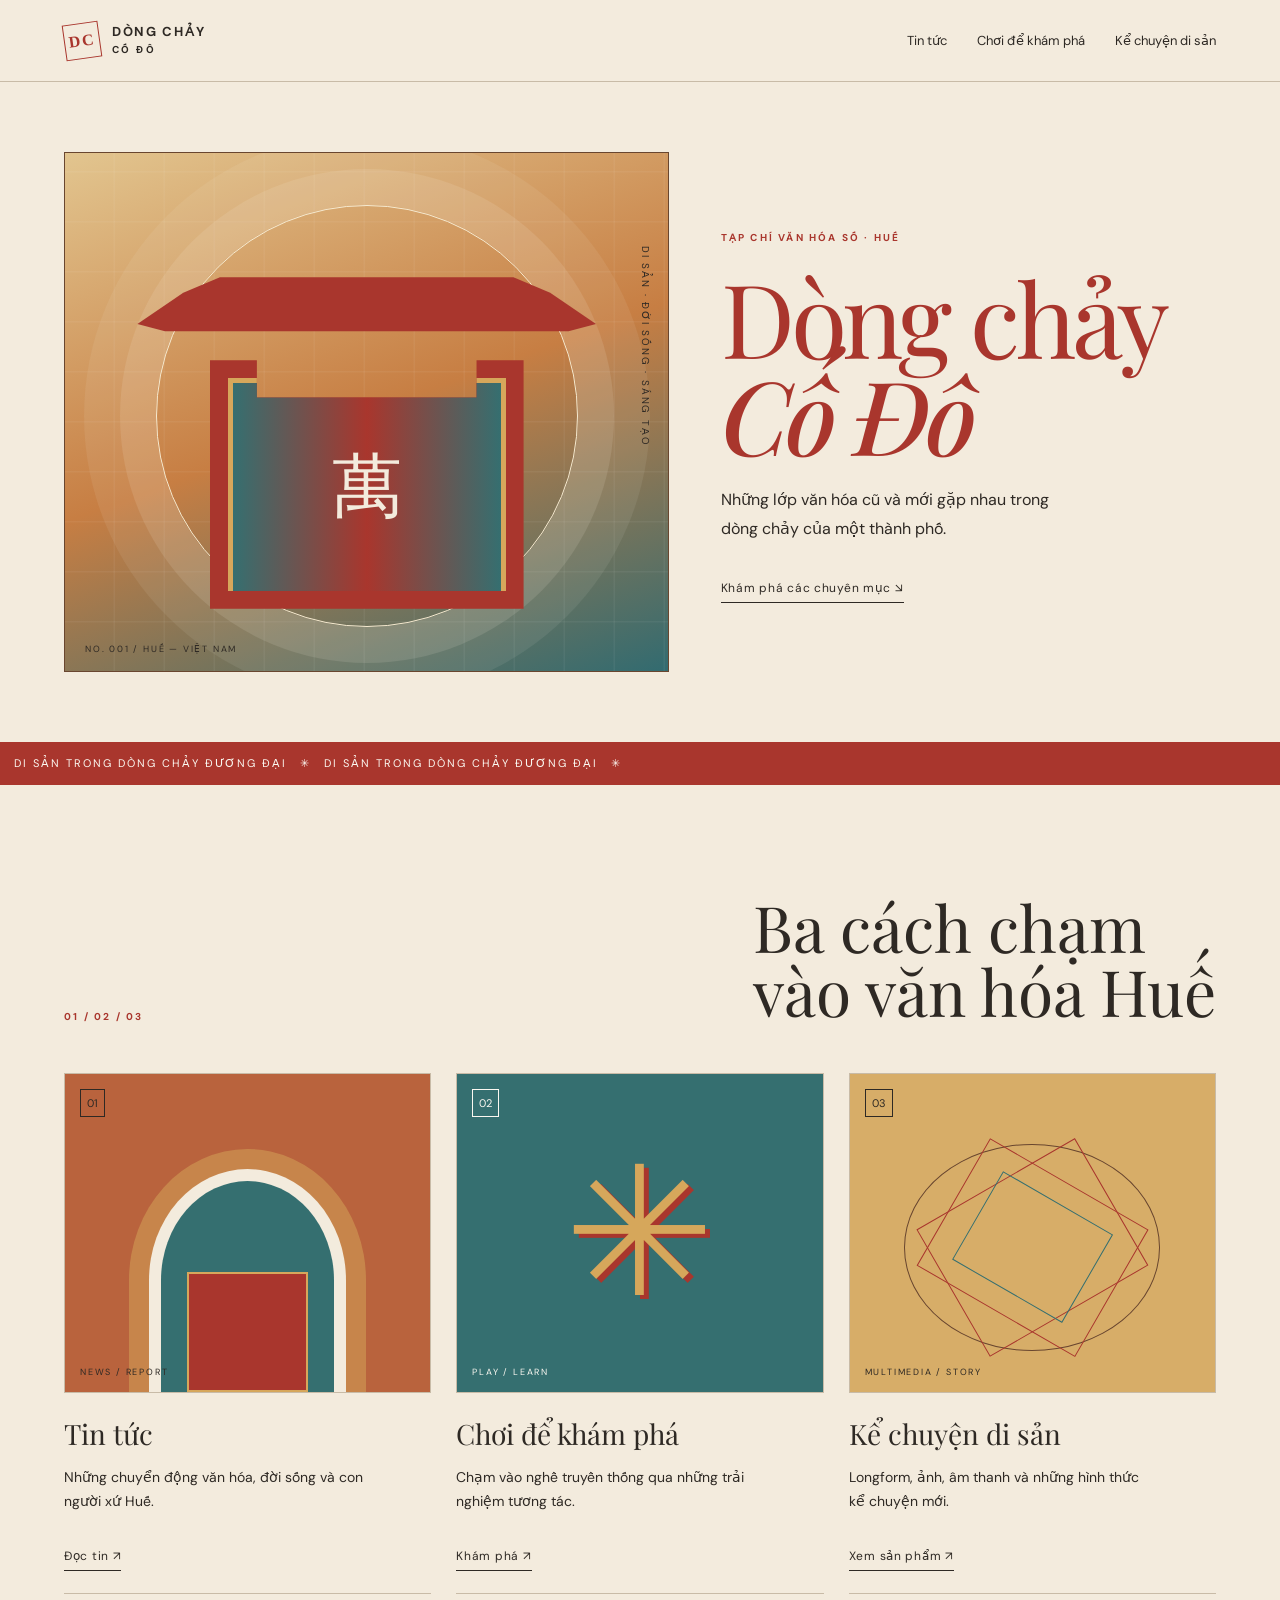
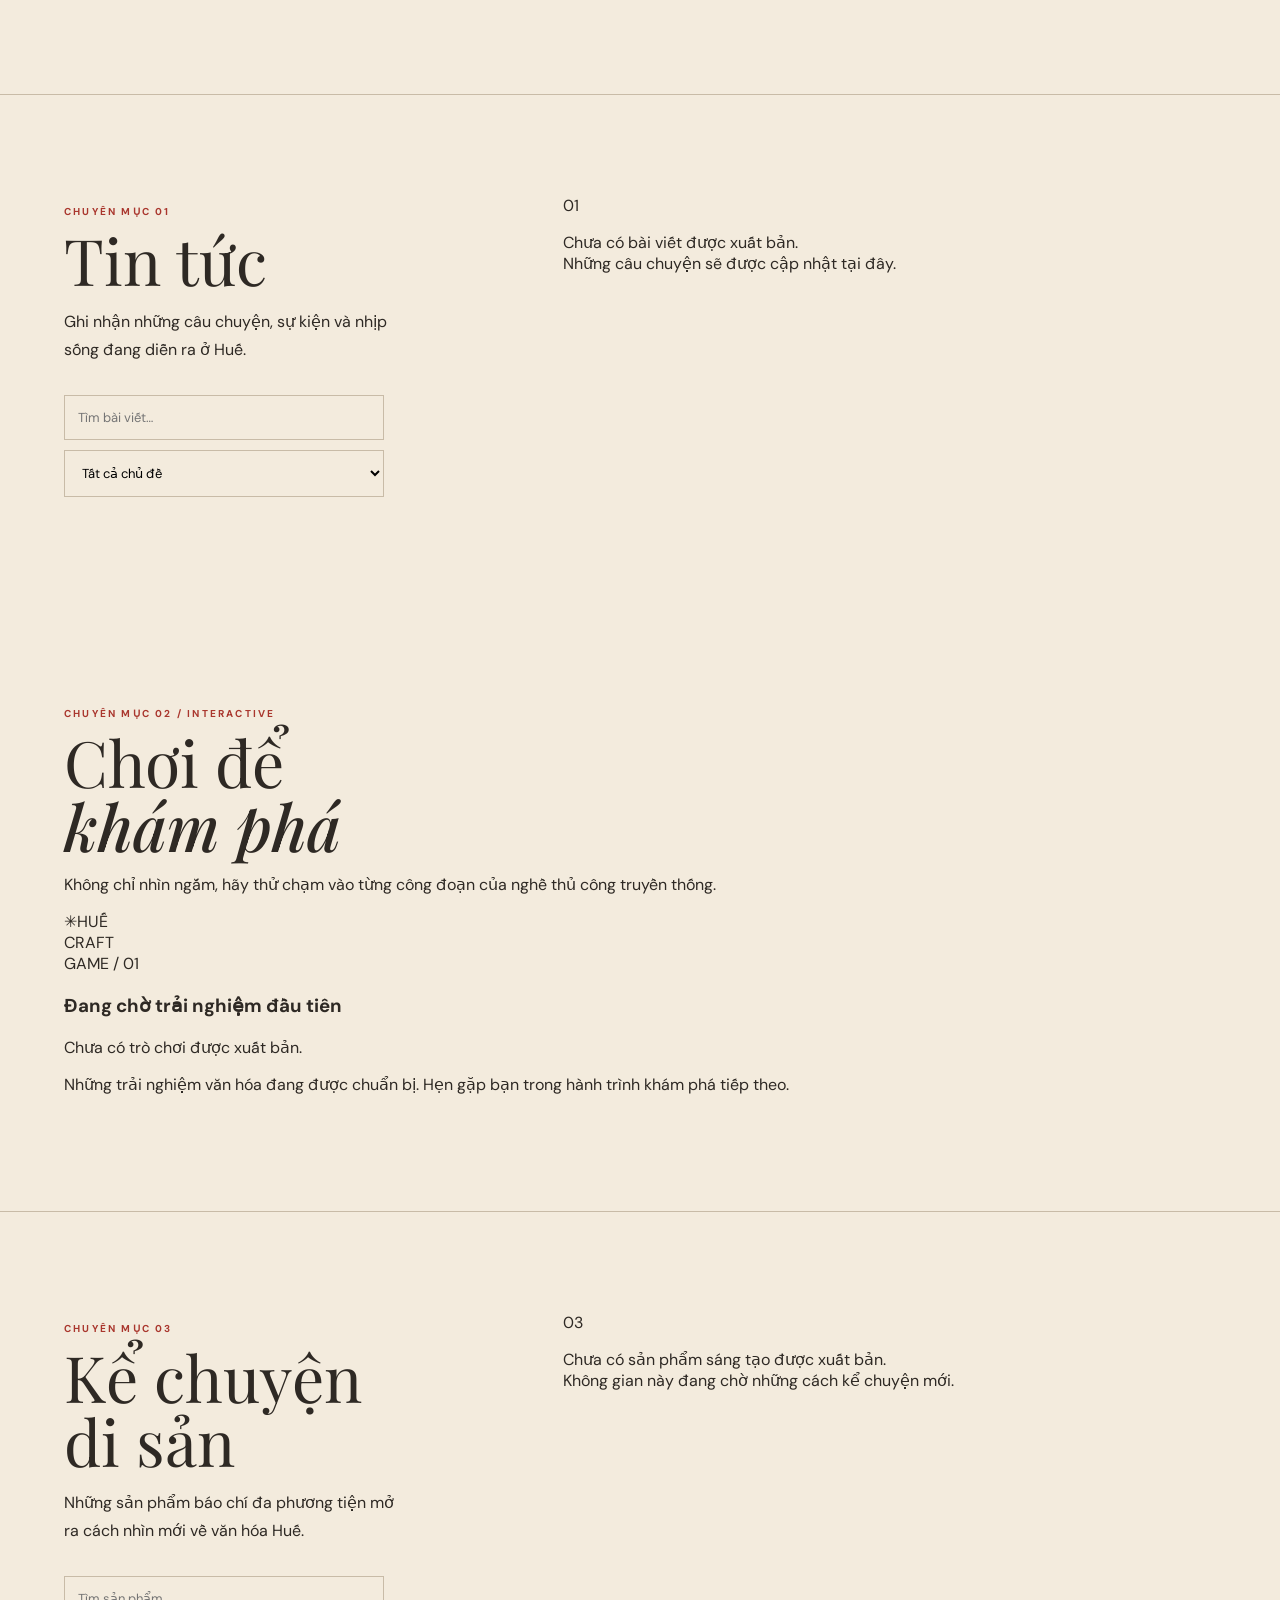
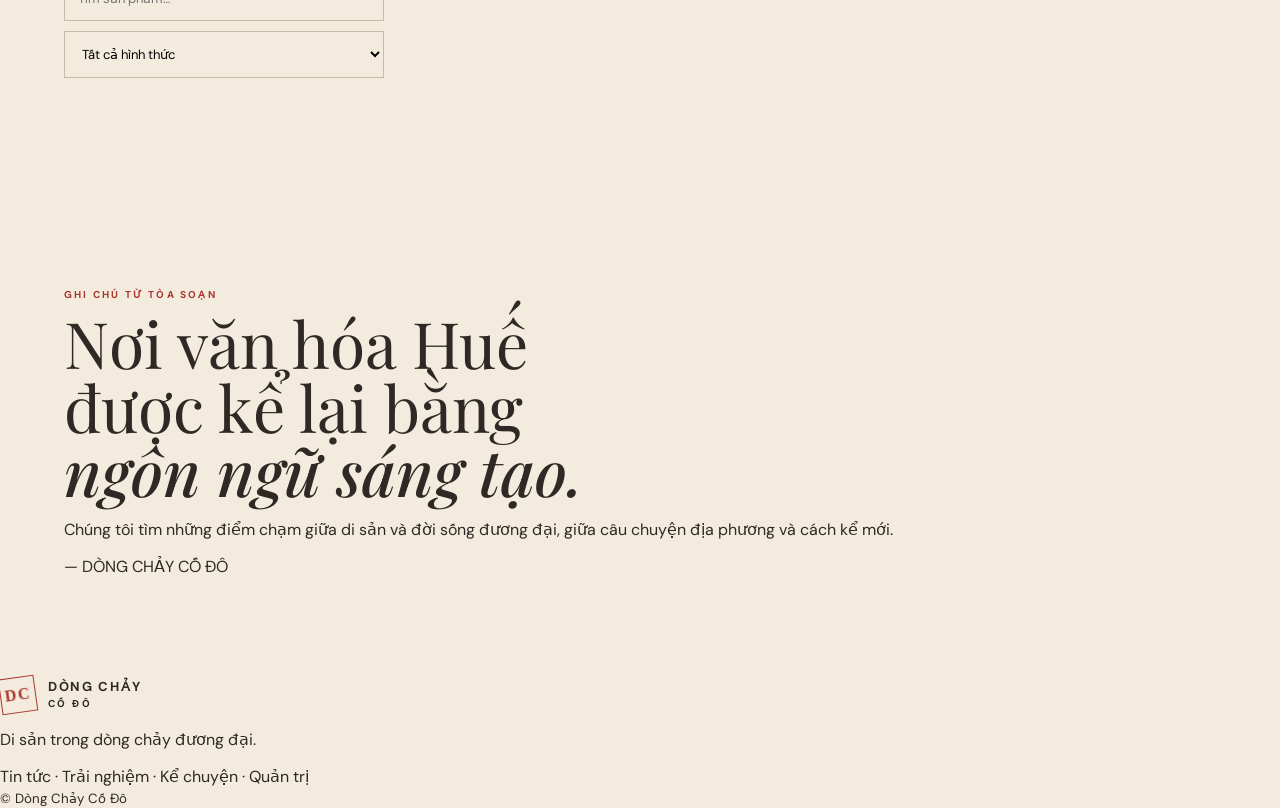
<file: index.html>
<!DOCTYPE html>
<html lang="vi"><head><meta charset="UTF-8"><meta name="viewport" content="width=device-width, initial-scale=1.0"><meta name="description" content="Dòng Chảy Cố Đô — khám phá văn hóa Huế qua báo chí sáng tạo."><title>Dòng Chảy Cố Đô</title><link rel="stylesheet" href="style.css"></head>
<body>
<header class="top"><a class="brand" href="#home"><span class="seal">DC</span><span>DÒNG CHẢY<br><small>CỐ ĐÔ</small></span></a><nav><a href="#news">Tin tức</a><a href="#games">Chơi để khám phá</a><a href="#creative">Kể chuyện di sản</a></nav><button class="menu" id="menuBtn">☰</button></header>
<main id="home">
<section class="hero"><div class="hero-art"><div class="orb"></div><div class="roof"><i></i><i></i><i></i></div><div class="gate"><div class="gate-inner"><span>萬</span></div></div><div class="hero-caption">NO. 001 / HUẾ — VIỆT NAM</div><div class="vertical">DI SẢN · ĐỜI SỐNG · SÁNG TẠO</div></div>
<div class="hero-copy"><p class="eyebrow">TẠP CHÍ VĂN HÓA SỐ · HUẾ</p><h1>Dòng chảy<br><em>Cố Đô</em></h1><p>Những lớp văn hóa cũ và mới gặp nhau trong dòng chảy của một thành phố.</p><a class="underlink" href="#sections">Khám phá các chuyên mục ↘</a></div></section>
<div class="marquee">DI SẢN TRONG DÒNG CHẢY ĐƯƠNG ĐẠI　✳　DI SẢN TRONG DÒNG CHẢY ĐƯƠNG ĐẠI　✳</div>
<section id="sections" class="section"><div class="section-head"><p class="eyebrow">01 / 02 / 03</p><h2>Ba cách chạm<br>vào văn hóa Huế</h2></div><div class="section-grid">
<a class="section-card news-card" href="#news"><div class="card-art news-art"><span class="stamp">01</span><div class="arch"></div><span class="art-label">NEWS / REPORT</span></div><h3>Tin tức</h3><p>Những chuyển động văn hóa, đời sống và con người xứ Huế.</p><span class="underlink">Đọc tin ↗</span></a>
<a class="section-card game-card" href="#games"><div class="card-art game-art"><span class="stamp">02</span><div class="flower">✳</div><span class="art-label">PLAY / LEARN</span></div><h3>Chơi để khám phá</h3><p>Chạm vào nghề truyền thống qua những trải nghiệm tương tác.</p><span class="underlink">Khám phá ↗</span></a>
<a class="section-card creative-card" href="#creative"><div class="card-art creative-art"><span class="stamp">03</span><div class="layers"><i></i><i></i><i></i></div><span class="art-label">MULTIMEDIA / STORY</span></div><h3>Kể chuyện di sản</h3><p>Longform, ảnh, âm thanh và những hình thức kể chuyện mới.</p><span class="underlink">Xem sản phẩm ↗</span></a>
</div></section>
<section id="news" class="listing"><div class="list-intro"><p class="eyebrow">CHUYÊN MỤC 01</p><h2>Tin tức</h2><p>Ghi nhận những câu chuyện, sự kiện và nhịp sống đang diễn ra ở Huế.</p><div class="filter"><input id="newsSearch" placeholder="Tìm bài viết…" aria-label="Tìm bài viết"><select id="newsFilter"><option value="">Tất cả chủ đề</option><option>Văn hóa</option><option>Di sản</option><option>Đời sống</option><option>Du lịch</option><option>Con người Huế</option><option>Sự kiện</option></select></div></div><div id="newsList" class="article-grid"></div></section>
<section id="games" class="game-section"><div class="game-banner"><div><p class="eyebrow">CHUYÊN MỤC 02 / INTERACTIVE</p><h2>Chơi để<br><em>khám phá</em></h2><p>Không chỉ nhìn ngắm, hãy thử chạm vào từng công đoạn của nghề thủ công truyền thống.</p></div><div class="game-symbol">✳<span>HUẾ<br>CRAFT</span></div></div><div id="gameList" class="game-list"></div><p class="empty-note">Những trải nghiệm văn hóa đang được chuẩn bị. Hẹn gặp bạn trong hành trình khám phá tiếp theo.</p></section>
<section id="creative" class="listing creative-listing"><div class="list-intro"><p class="eyebrow">CHUYÊN MỤC 03</p><h2>Kể chuyện<br>di sản</h2><p>Những sản phẩm báo chí đa phương tiện mở ra cách nhìn mới về văn hóa Huế.</p><div class="filter"><input id="creativeSearch" placeholder="Tìm sản phẩm…" aria-label="Tìm sản phẩm"><select id="creativeFilter"><option value="">Tất cả hình thức</option><option>Longform</option><option>E-magazine</option><option>Infographic</option><option>Photo Story</option><option>Video Storytelling</option><option>Podcast</option><option>Bản đồ tương tác</option></select></div></div><div id="creativeList" class="article-grid"></div></section>
<section class="about"><p class="eyebrow">GHI CHÚ TỪ TÒA SOẠN</p><h2>Nơi văn hóa Huế<br>được kể lại bằng<br><em>ngôn ngữ sáng tạo.</em></h2><div class="about-lines"><p>Chúng tôi tìm những điểm chạm giữa di sản và đời sống đương đại, giữa câu chuyện địa phương và cách kể mới.</p><span>— DÒNG CHẢY CỐ ĐÔ</span></div></section>
</main><footer><div class="brand footer-brand"><span class="seal">DC</span><span>DÒNG CHẢY<br><small>CỐ ĐÔ</small></span></div><p>Di sản trong dòng chảy đương đại.</p><div><a href="#news">Tin tức</a> · <a href="#games">Trải nghiệm</a> · <a href="#creative">Kể chuyện</a> · <a href="admin.html">Quản trị</a></div><small>© Dòng Chảy Cố Đô</small></footer>
<script src="app.js"></script></body></html>
</file>
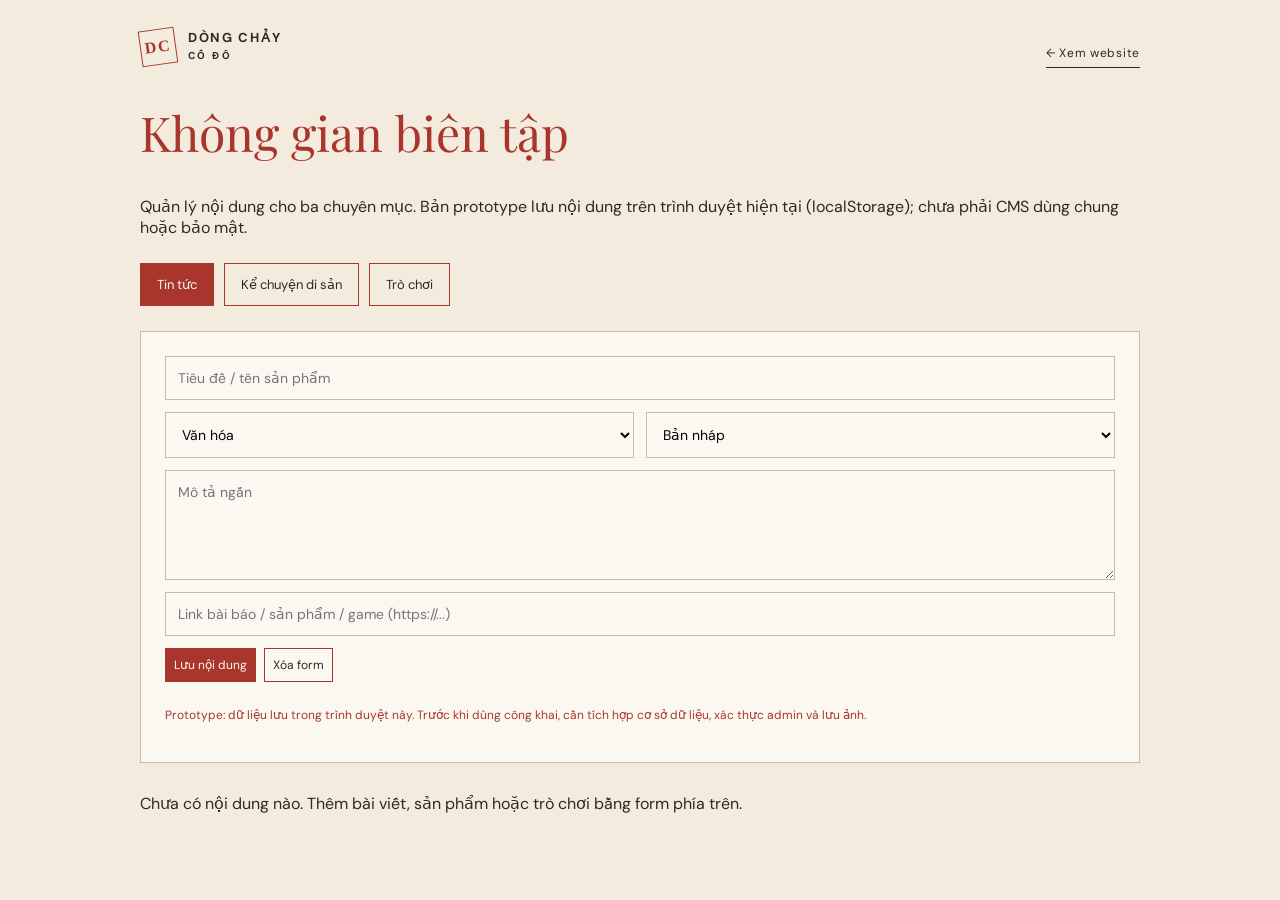
<file: admin.html>
<!DOCTYPE html><html lang="vi"><head><meta charset="UTF-8"><meta name="viewport" content="width=device-width,initial-scale=1"><title>Quản trị | Dòng Chảy Cố Đô</title><link rel="stylesheet" href="style.css"><style>body{padding:25px 4vw}.admin{max-width:1000px;margin:auto}.admin-head{display:flex;justify-content:space-between;align-items:center;gap:20px;flex-wrap:wrap}.admin h1{font:48px 'Playfair Display';color:var(--red)}.tabs{display:flex;gap:10px;flex-wrap:wrap;margin:25px 0}.tabs button,.btn{padding:12px 16px;border:1px solid var(--red);background:transparent;color:var(--ink);cursor:pointer;font:13px 'DM Sans'}.tabs button.active,.btn.primary{background:var(--red);color:var(--cream)}form{background:var(--cream);padding:24px;border:1px solid var(--line);display:grid;gap:12px}input,textarea,select{padding:12px;border:1px solid var(--line);background:transparent;font:14px 'DM Sans'}textarea{min-height:110px}.form-grid{display:grid;grid-template-columns:1fr 1fr;gap:12px}.manage-list{margin-top:30px}.rowitem{border-bottom:1px solid var(--line);padding:15px 0;display:flex;justify-content:space-between;gap:20px;align-items:center}.actions{display:flex;gap:8px;flex-wrap:wrap}.actions button{font-size:12px;padding:8px}.notice{font-size:12px;color:var(--red);line-height:1.6}.hidden{display:none}@media(max-width:650px){.form-grid{grid-template-columns:1fr}.rowitem{align-items:flex-start;flex-direction:column}}</style></head><body><div class="admin"><div class="admin-head"><a class="brand" href="index.html"><span class="seal">DC</span><span>DÒNG CHẢY<br><small>CỐ ĐÔ</small></span></a><a class="underlink" href="index.html">← Xem website</a></div><h1>Không gian biên tập</h1><p>Quản lý nội dung cho ba chuyên mục. Bản prototype lưu nội dung trên trình duyệt hiện tại (localStorage); chưa phải CMS dùng chung hoặc bảo mật.</p><div class="tabs"><button data-tab="news" class="active">Tin tức</button><button data-tab="creative">Kể chuyện di sản</button><button data-tab="games">Trò chơi</button></div><form id="editor"><input type="hidden" id="editId"><input id="title" placeholder="Tiêu đề / tên sản phẩm" required><div class="form-grid"><select id="category"></select><select id="status"><option value="draft">Bản nháp</option><option value="published">Xuất bản</option></select></div><textarea id="description" placeholder="Mô tả ngắn"></textarea><input id="url" type="url" placeholder="Link bài báo / sản phẩm / game (https://...)"><div class="actions"><button class="btn primary" type="submit">Lưu nội dung</button><button class="btn" type="button" id="cancel">Xóa form</button></div><p class="notice">Prototype: dữ liệu lưu trong trình duyệt này. Trước khi dùng công khai, cần tích hợp cơ sở dữ liệu, xác thực admin và lưu ảnh.</p></form><div class="manage-list" id="items"></div></div><script>
const K={news:'dcd_news',creative:'dcd_creative',games:'dcd_games'};let tab='news';const cats={news:['Văn hóa','Di sản','Đời sống','Du lịch','Con người Huế','Sự kiện'],creative:['Longform','E-magazine','Infographic','Photo Story','Video Storytelling','Podcast','Bản đồ tương tác'],games:['Nón lá','Hoa giấy Thanh Tiên','Tranh làng Sình','Nghề làm hương','Kiến trúc cung đình']};function get(){return JSON.parse(localStorage.getItem(K[tab])||'[]')}function put(a){localStorage.setItem(K[tab],JSON.stringify(a))}function safe(s){return String(s||'').replace(/[&<>"']/g,c=>({'&':'&amp;','<':'&lt;','>':'&gt;','"':'&quot;',"'":'&#39;'}[c]))}function setup(){document.querySelectorAll('.tabs button').forEach(b=>{b.classList.toggle('active',b.dataset.tab===tab);b.onclick=()=>{tab=b.dataset.tab;reset();setup()}});category.innerHTML=cats[tab].map(c=>`<option>${c}</option>`).join('');render()}function render(){let a=get();items.innerHTML=a.length?a.map(x=>`<div class="rowitem"><div><strong>${safe(x.title)}</strong><p>${safe(x.category||x.type)} · ${x.status==='published'?'Đã xuất bản':'Bản nháp'}</p></div><div class="actions"><button class="btn" onclick="editItem('${x.id}')">Sửa</button><button class="btn" onclick="delItem('${x.id}')">Xóa</button></div></div>`).join(''):'<p>Chưa có nội dung nào. Thêm bài viết, sản phẩm hoặc trò chơi bằng form phía trên.</p>'}function reset(){editor.reset();editId.value=''}function editItem(id){let x=get().find(a=>a.id===id);if(!x)return;editId.value=x.id;title.value=x.title;category.value=x.category;status.value=x.status;description.value=x.description||'';url.value=x.url||'';window.scrollTo({top:0,behavior:'smooth'})}function delItem(id){if(confirm('Xóa nội dung này?')){put(get().filter(x=>x.id!==id));render()}}editor.onsubmit=e=>{e.preventDefault();let a=get(),id=editId.value;let obj={id:id||crypto.randomUUID(),title:title.value,category:category.value,status:status.value,description:description.value,url:url.value};if(id)a=a.map(x=>x.id===id?obj:x);else a.unshift(obj);put(a);reset();render()};cancel.onclick=reset;setup();</script></body></html>
</file>
<file: style.css>
@import url('https://fonts.googleapis.com/css2?family=DM+Sans:wght@400;500;700&family=Playfair+Display:ital,wght@0,500;0,600;1,500;1,600&display=swap');
:root{--paper:#F3EBDD;--cream:#FBF8F1;--red:#A9362D;--gold:#D6A75B;--teal:#356F70;--wood:#69462F;--ink:#2e2924;--line:#c8bba7}*{box-sizing:border-box}html{scroll-behavior:smooth}body{margin:0;background:var(--paper);color:var(--ink);font-family:'DM Sans',sans-serif}a{color:inherit;text-decoration:none}.top{height:82px;display:flex;align-items:center;justify-content:space-between;padding:0 5vw;border-bottom:1px solid var(--line);position:sticky;top:0;background:rgba(243,235,221,.94);backdrop-filter:blur(12px);z-index:10}.brand{display:flex;align-items:center;gap:12px;font-weight:700;letter-spacing:.13em;font-size:13px;line-height:1.25}.brand small{font-size:10px;letter-spacing:.24em}.seal{border:1px solid var(--red);color:var(--red);width:36px;height:36px;display:grid;place-items:center;font-family:serif;font-size:16px;transform:rotate(-8deg)}nav{display:flex;gap:30px;font-size:13px}nav a:hover,.underlink:hover{color:var(--red)}.menu{display:none;background:none;border:0;font-size:22px}.hero{min-height:660px;display:grid;grid-template-columns:1.1fr .9fr;padding:5vw;gap:4vw;align-items:center}.hero-art{min-height:520px;background:#d8b675;position:relative;overflow:hidden;border:1px solid var(--wood);background-image:linear-gradient(160deg,#e2c58f,#c77e43 50%,#326b70);isolation:isolate}.hero-art:before{content:"";position:absolute;inset:0;background:repeating-linear-gradient(90deg,transparent 0 48px,rgba(255,255,255,.1) 49px 50px),repeating-linear-gradient(0deg,transparent 0 48px,rgba(255,255,255,.1) 49px 50px);opacity:.5}.orb{position:absolute;width:70%;aspect-ratio:1;border:1px solid #f6ead0;border-radius:50%;left:15%;top:10%;box-shadow:0 0 0 36px rgba(243,235,221,.12),0 0 0 72px rgba(243,235,221,.08)}.roof{position:absolute;top:24%;left:12%;width:76%;height:20%;background:var(--red);clip-path:polygon(0 45%,10% 15%,18% 0,82% 0,90% 15%,100% 45%,94% 52%,6% 52%);filter:drop-shadow(0 8px 0 #7b2e24)}.roof i{position:absolute;top:55%;width:20%;height:45%;background:#d6a75b;border-radius:0 0 50% 50%;left:10%;}.roof i:nth-child(2){left:40%}.roof i:nth-child(3){left:70%}.gate{position:absolute;bottom:12%;left:24%;width:52%;height:48%;background:#a9362d;clip-path:polygon(0 0,15% 0,15% 15%,85% 15%,85% 0,100% 0,100% 100%,0 100%);padding:18px}.gate-inner{height:100%;border:5px solid var(--gold);border-bottom:0;display:grid;place-items:center;background:linear-gradient(90deg,#356f70,#a9362d,#356f70);color:var(--paper);font-size:70px;font-family:serif}.hero-caption{position:absolute;bottom:16px;left:20px;font-size:9px;letter-spacing:.2em}.vertical{position:absolute;right:16px;top:18%;writing-mode:vertical-rl;letter-spacing:.18em;font-size:10px}.hero-copy{max-width:520px}.eyebrow{font-size:10px;letter-spacing:.22em;color:var(--red);font-weight:700}.hero h1{font:clamp(60px,8vw,110px)/.95 'Playfair Display',serif;margin:24px 0;color:var(--red);letter-spacing:-.04em}.hero h1 em,h2 em{font-weight:500}.hero-copy>p:not(.eyebrow){max-width:350px;line-height:1.8;font-size:16px}.underlink{display:inline-block;border-bottom:1px solid currentColor;padding-bottom:6px;font-size:12px;letter-spacing:.06em;margin-top:20px}.marquee{background:var(--red);color:var(--cream);padding:14px;letter-spacing:.18em;font-size:11px;white-space:nowrap;overflow:hidden}.section,.listing,.game-section,.about{padding:100px 5vw}.section-head{display:flex;justify-content:space-between;align-items:end;margin-bottom:40px}.section-head h2,.list-intro h2,.game-banner h2,.about h2{font:clamp(40px,5vw,68px)/1 'Playfair Display',serif;margin:10px 0}.section-grid{display:grid;grid-template-columns:repeat(3,1fr);gap:25px}.section-card{padding-bottom:22px;border-bottom:1px solid var(--line)}.card-art{height:320px;position:relative;overflow:hidden;margin-bottom:22px;border:1px solid var(--line)}.stamp{position:absolute;top:15px;left:15px;font-size:11px;border:1px solid currentColor;padding:6px}.art-label{position:absolute;bottom:14px;left:15px;font-size:9px;letter-spacing:.2em}.news-art{background:#b9633d}.arch{position:absolute;width:54%;height:70%;left:23%;bottom:0;border:12px solid #f3ebdd;border-bottom:0;border-radius:50% 50% 0 0;background:var(--teal);box-shadow:0 0 0 20px rgba(214,167,91,.5)}.arch:before{content:"";position:absolute;left:15%;right:15%;bottom:0;height:55%;background:var(--red);border:2px solid var(--gold)}.game-art{background:var(--teal);color:var(--cream)}.flower{position:absolute;inset:0;display:grid;place-items:center;font-size:180px;color:var(--gold);text-shadow:5px 4px var(--red);font-family:serif}.creative-art{background:#d7ad68}.layers{position:absolute;left:15%;right:15%;top:22%;height:65%;border:1px solid var(--wood);border-radius:50%}.layers i{position:absolute;inset:14%;border:1px solid var(--red);transform:rotate(30deg)}.layers i:nth-child(2){transform:rotate(-30deg)}.layers i:nth-child(3){inset:25%;border-color:var(--teal)}.section-card h3{font:28px 'Playfair Display',serif;margin:0 0 10px}.section-card p{font-size:14px;line-height:1.7;max-width:300px}.listing{display:grid;grid-template-columns:.8fr 1.2fr;gap:5vw;border-top:1px solid var(--line)}.list-intro{position:sticky;top:120px;align-self:start}.list-intro>p:not(.eyebrow){line-height:1.8;max-width:340px}.filter{display:flex;flex-direction:column;gap:10px;margin-top:30px;max-width:320px}.filter input,.filter select{padding:13px;background:transparent;border:1px solid var(--line);font:13px 'DM Sans';color:var(--ink}.article-grid{display:grid;grid-template-columns:1fr 1fr;gap:20px;align-content:start}.empty-state{grid-column:1/-1;border:1px dashed var(--line);padding:60px 25px;text-align:center;color:#786c5d}.empty-state .symbol{font:48px 'Playfair Display';color:var(--red)}.article-item{border-bottom:1px solid var(--line);padding-bottom:18px}.article-item .placeholder-art{height:210px;background:linear-gradient(140deg,#d7ad68,#a9362d 50%,#356f70);position:relative;overflow:hidden;margin-bottom:16px}.placeholder-art:after{content:"";position:absolute;width:70%;aspect-ratio:1;border:1px solid var(--cream);border-radius:50%;left:15%;top:10%;box-shadow:0 0 0 25px rgba(255,255,255,.1),0 0 0 55px rgba(255,255,255,.08)}.article-item h3{font:24px 'Playfair Display',serif;margin:7px 0}.article-item p{font-size:13px;line-height:1.7}.article-item .meta{font-size:10px;letter-spacing:.15em;color:var(--red)}.game-section{background:#356f70;color:var(--cream)}.game-banner{display:flex;justify-content:space-between;align-items:center;gap:30px}.game-banner .eyebrow{color:var(--gold)}.game-banner h2{font-size:clamp(50px,7vw,90px)}.game-banner p:not(.eyebrow){max-width:450px;line-height:1.8}.game-symbol{width:280px;height:280px;border:1px solid var(--gold);border-radius:50%;display:grid;place-items:center;font-size:110px;color:var(--gold);position:relative;flex-shrink:0}.game-symbol span{position:absolute;font-size:10px;letter-spacing:.2em;bottom:30px;text-align:center;color:var(--cream)}.game-list{display:grid;grid-template-columns:repeat(3,1fr);gap:18px;margin-top:55px}.empty-game{border:1px solid rgba(251,248,241,.35);padding:24px;min-height:150px}.empty-game .num{font-size:10px;color:var(--gold);letter-spacing:.2em}.empty-game h3{font:24px 'Playfair Display';margin:14px 0}.empty-note{font-size:12px;opacity:.7;margin-top:30px}.creative-listing{background:#e4d5b9}.about{display:grid;grid-template-columns:.6fr 1fr 1fr;gap:30px;align-items:start}.about h2{color:var(--red)}.about-lines{line-height:1.8;font-size:14px}.about-lines span{font-size:10px;letter-spacing:.2em;color:var(--red)}footer{background:var(--ink);color:var(--cream);padding:45px 5vw;display:flex;justify-content:space-between;align-items:center;gap:20px;flex-wrap:wrap}footer p{font:italic 16px 'Playfair Display'}footer small{font-size:10px;opacity:.65}.footer-brand{color:var(--cream)}@media(max-width:800px){.top{height:70px}nav{display:none;position:absolute;top:70px;left:0;right:0;background:var(--paper);padding:20px 5vw;flex-direction:column;border-bottom:1px solid var(--line)}nav.open{display:flex}.menu{display:block}.hero{grid-template-columns:1fr;padding:24px;gap:28px}.hero-art{min-height:420px}.hero-copy h1{font-size:70px}.section,.listing,.game-section,.about{padding:65px 24px}.section-head{display:block}.section-grid{grid-template-columns:1fr}.card-art{height:280px}.listing{grid-template-columns:1fr}.list-intro{position:static}.article-grid{grid-template-columns:1fr}.game-banner{display:block}.game-symbol{width:190px;height:190px;font-size:80px;margin:35px auto}.game-list{grid-template-columns:1fr}.about{grid-template-columns:1fr}.about h2{font-size:50px}footer{flex-direction:column;align-items:flex-start}}
</file>
